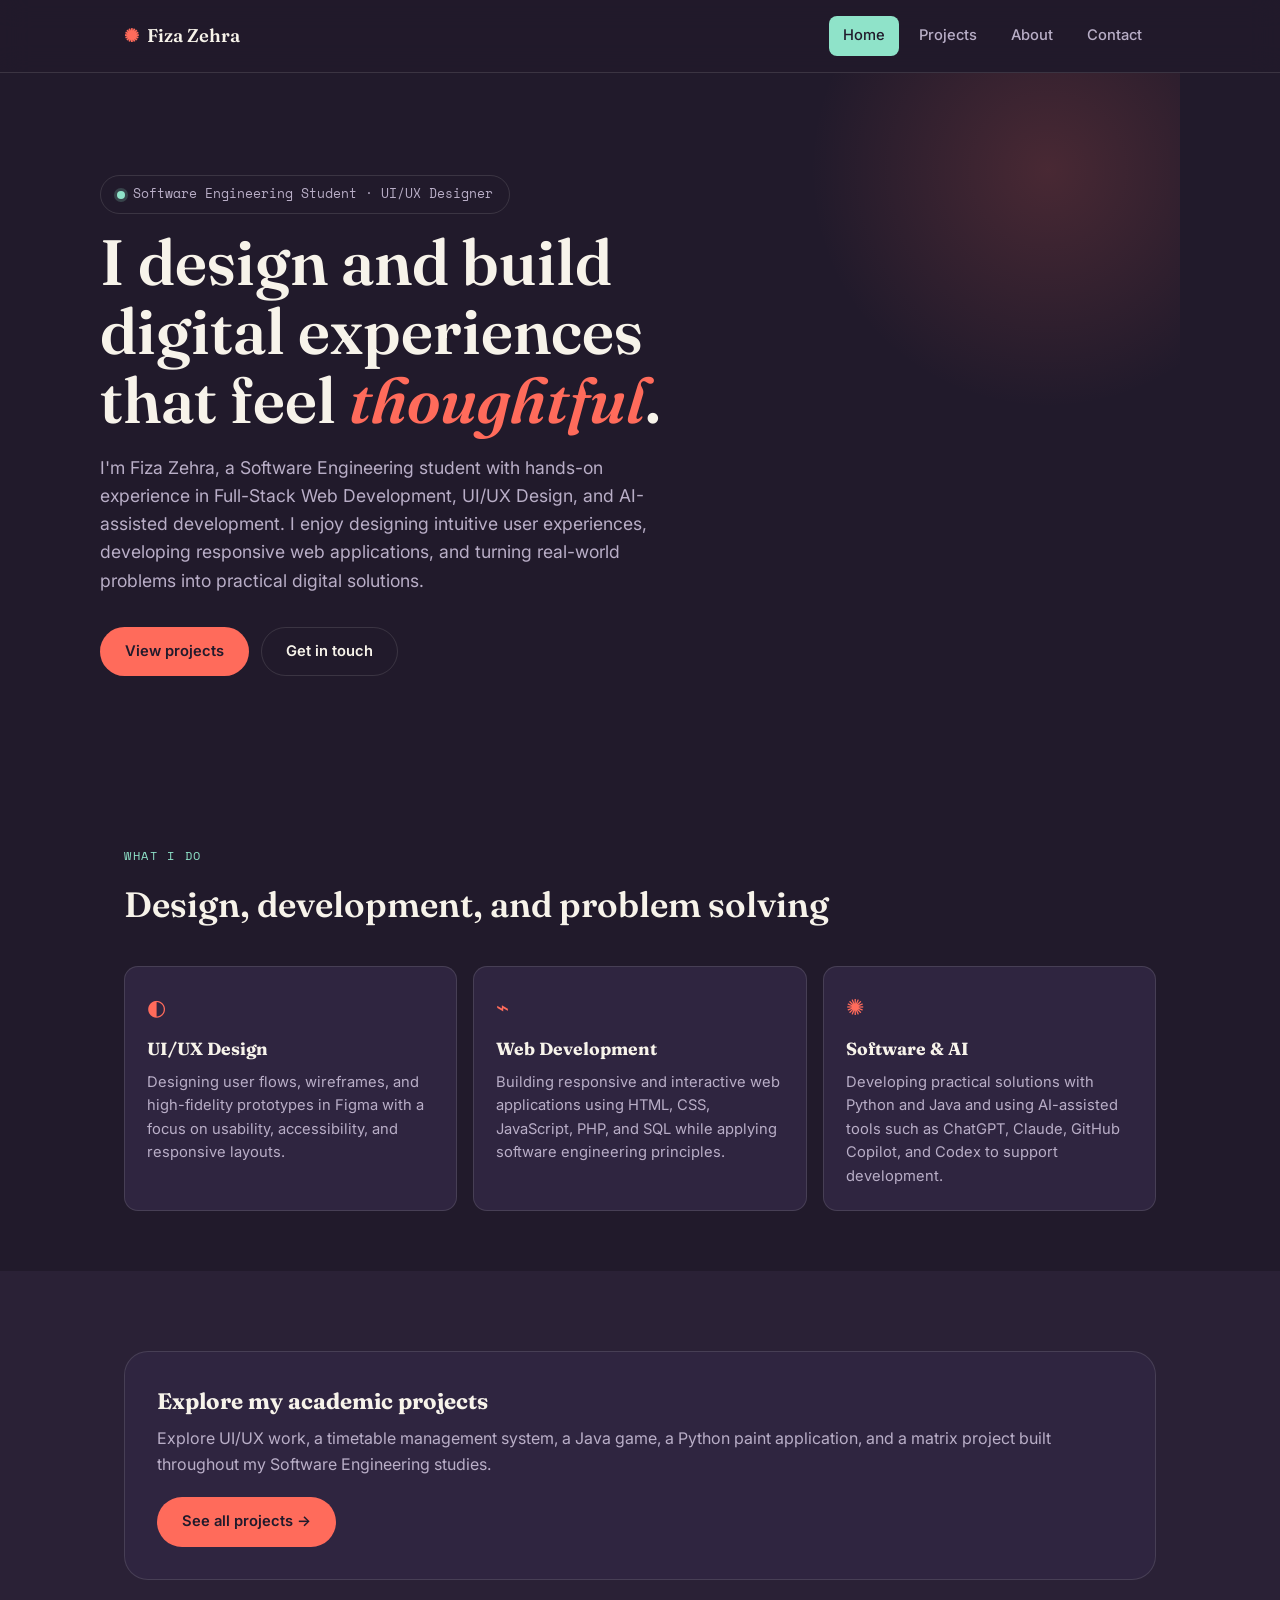
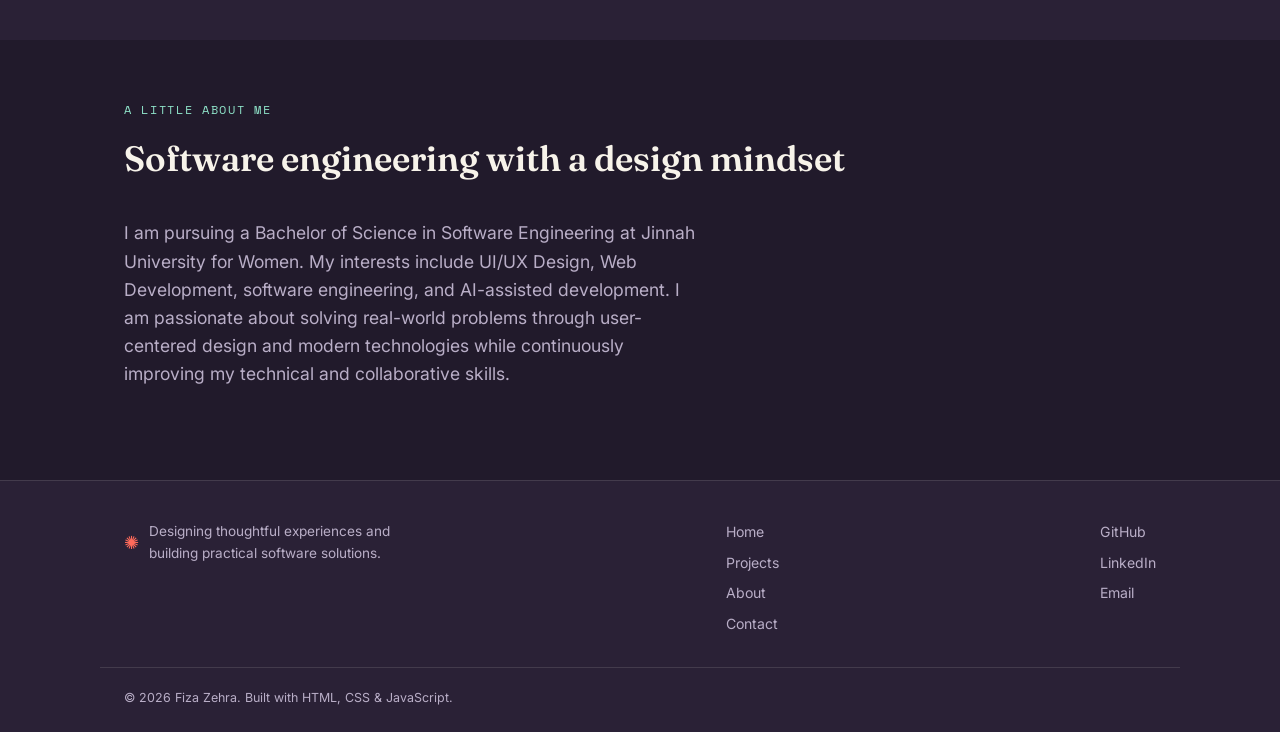
<file: index.html>
<!DOCTYPE html>
<html lang="en">
<head>
  <meta charset="UTF-8" />
  <meta name="viewport" content="width=device-width, initial-scale=1.0" />
  <title>Fiza Zehra | Software Engineering Student</title>
  <meta name="description" content="Portfolio of Fiza Zehra, a Software Engineering student focused on Full-Stack Web Development, UI/UX Design, and AI-assisted development." />
  <link rel="preconnect" href="https://fonts.googleapis.com" />
  <link rel="preconnect" href="https://fonts.gstatic.com" crossorigin />
  <link href="https://fonts.googleapis.com/css2?family=Fraunces:ital,wght@0,500;0,600;1,500&family=Inter:wght@400;500;600&family=Space+Mono:wght@400;700&display=swap" rel="stylesheet" />
  <link rel="stylesheet" href="css/style.css" />
</head>
<body data-page="home">
  <a href="#main" class="sr-only">Skip to content</a>
  <header id="site-header"></header>

  <main id="main">
    <section class="hero wrap">
      <p class="hero__status">
        <span class="hero__status-dot" aria-hidden="true"></span>
        Software Engineering Student · UI/UX Designer
      </p>
      <h1 class="hero__title">I design and build digital experiences that feel <span class="accent">thoughtful</span>.</h1>
      <p class="hero__lede">
        I'm Fiza Zehra, a Software Engineering student with hands-on experience in Full-Stack Web Development,
        UI/UX Design, and AI-assisted development. I enjoy designing intuitive user experiences, developing
        responsive web applications, and turning real-world problems into practical digital solutions.
      </p>
      <div class="hero__actions">
        <a href="projects.html" class="btn btn--primary">View projects</a>
        <a href="contact.html" class="btn btn--ghost">Get in touch</a>
      </div>
    </section>

    <section class="section">
      <div class="wrap">
        <div class="section__head">
          <p class="eyebrow">What I do</p>
          <h2 class="section__title">Design, development, and problem solving</h2>
        </div>
        <div class="highlight-grid">
          <div class="highlight-card">
            <div class="highlight-card__icon" aria-hidden="true">◐</div>
            <h3>UI/UX Design</h3>
            <p>Designing user flows, wireframes, and high-fidelity prototypes in Figma with a focus on usability, accessibility, and responsive layouts.</p>
          </div>
          <div class="highlight-card">
            <div class="highlight-card__icon" aria-hidden="true">⌁</div>
            <h3>Web Development</h3>
            <p>Building responsive and interactive web applications using HTML, CSS, JavaScript, PHP, and SQL while applying software engineering principles.</p>
          </div>
          <div class="highlight-card">
            <div class="highlight-card__icon" aria-hidden="true">✺</div>
            <h3>Software & AI</h3>
            <p>Developing practical solutions with Python and Java and using AI-assisted tools such as ChatGPT, Claude, GitHub Copilot, and Codex to support development.</p>
          </div>
        </div>
      </div>
    </section>

    <section class="section section--alt">
      <div class="wrap">
        <div class="preview-cta">
          <div>
            <h3>Explore my academic projects</h3>
            <p>Explore UI/UX work, a timetable management system, a Java game, a Python paint application, and a matrix project built throughout my Software Engineering studies.</p>
          </div>
          <a href="projects.html" class="btn btn--primary">See all projects →</a>
        </div>
      </div>
    </section>

    <section class="section">
      <div class="wrap">
        <div class="section__head">
          <p class="eyebrow">A little about me</p>
          <h2 class="section__title">Software engineering with a design mindset</h2>
        </div>
        <p class="hero__lede">
          I am pursuing a Bachelor of Science in Software Engineering at Jinnah University for Women.
          My interests include UI/UX Design, Web Development, software engineering, and AI-assisted development.
          I am passionate about solving real-world problems through user-centered design and modern technologies
          while continuously improving my technical and collaborative skills.
        </p>
      </div>
    </section>
  </main>

  <footer class="site-footer" id="site-footer"></footer>
  <script src="js/components.js"></script>
</body>
</html>
</file>
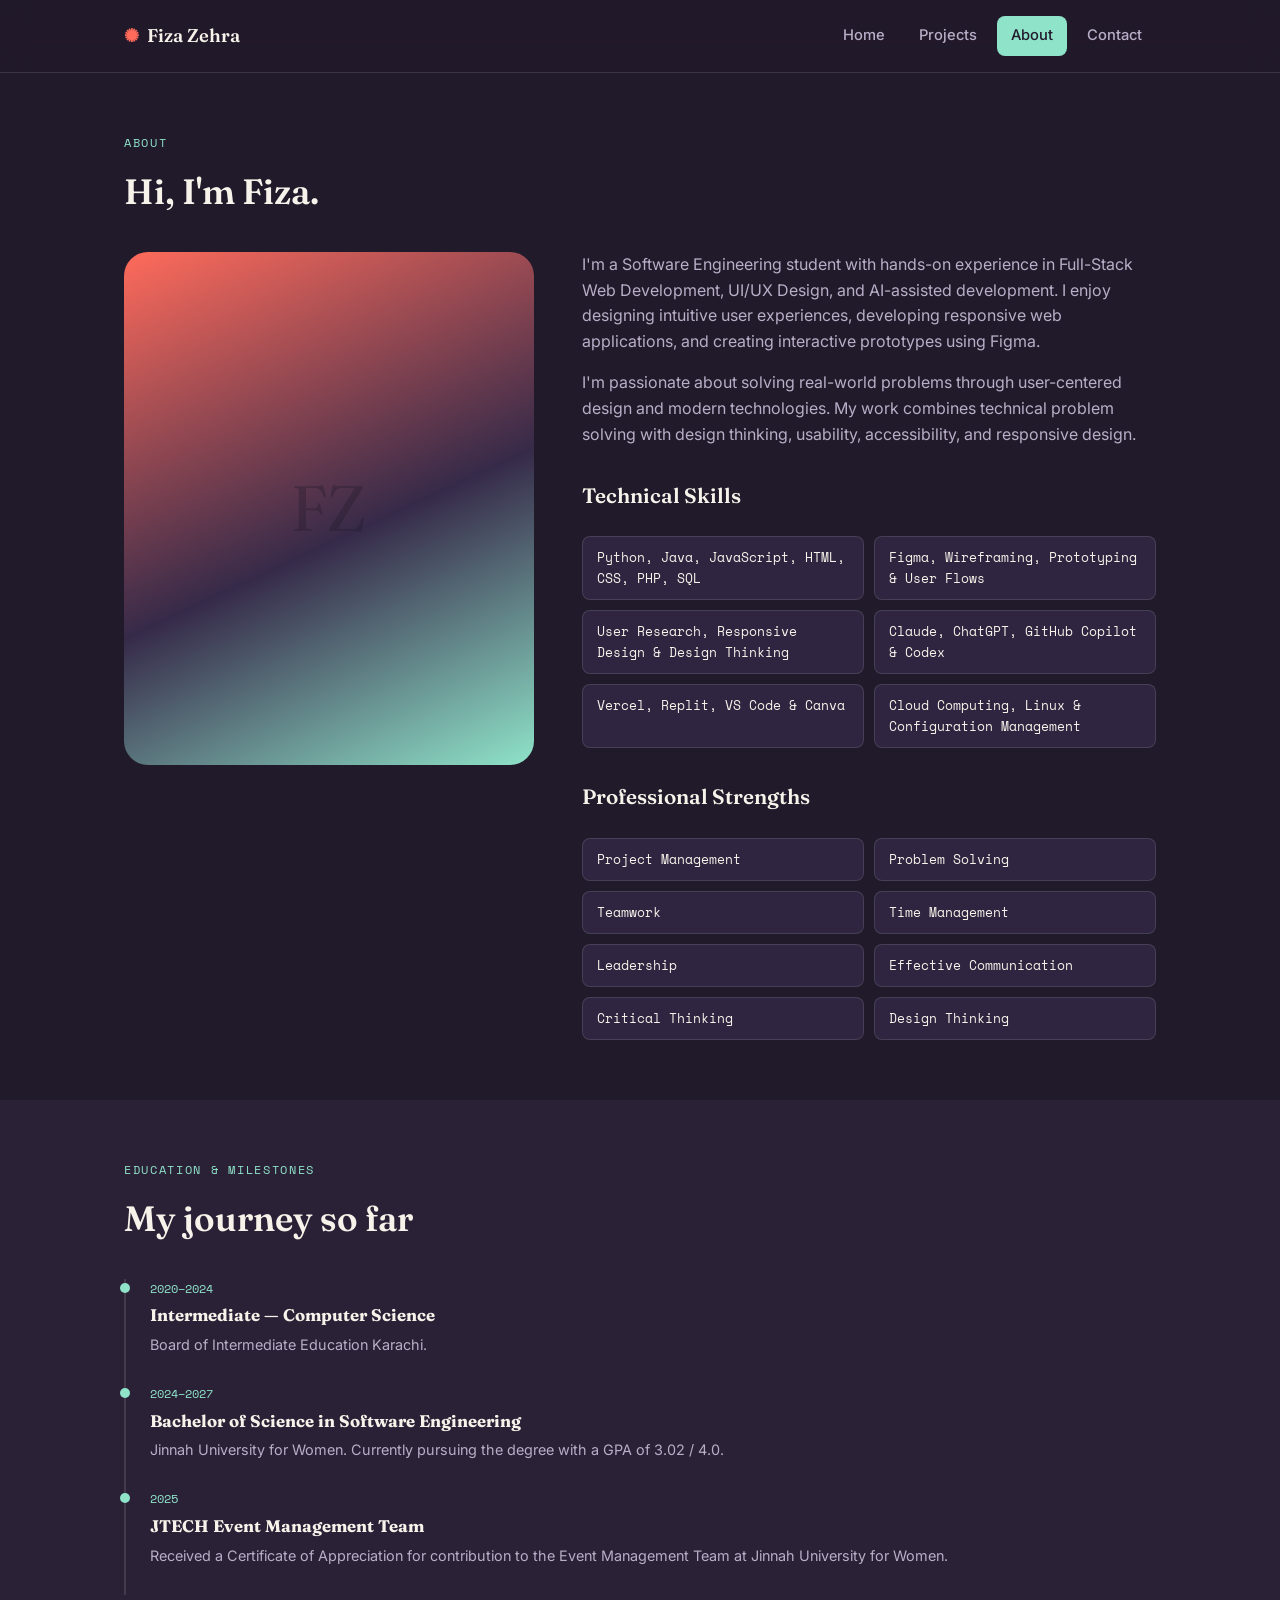
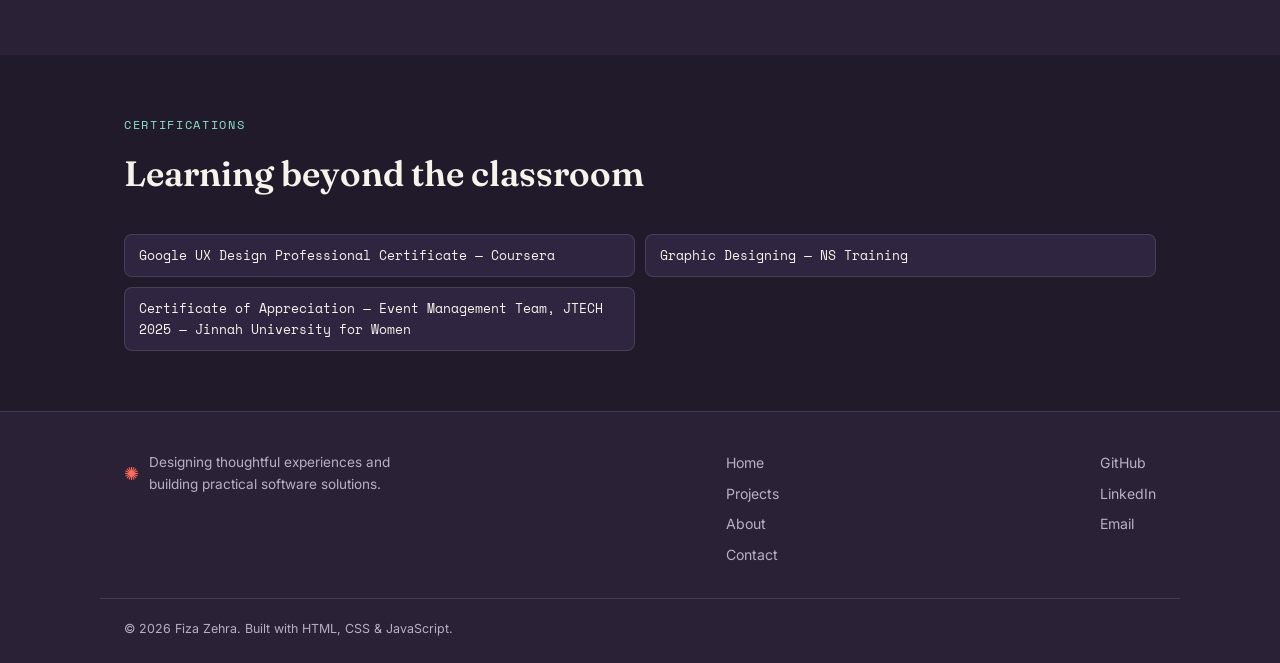
<file: about.html>
<!DOCTYPE html>
<html lang="en">
<head>
  <meta charset="UTF-8" />
  <meta name="viewport" content="width=device-width, initial-scale=1.0" />
  <title>About — Fiza Zehra</title>
  <meta name="description" content="About Fiza Zehra — Software Engineering student, UI/UX designer, and web developer." />
  <link rel="preconnect" href="https://fonts.googleapis.com" />
  <link rel="preconnect" href="https://fonts.gstatic.com" crossorigin />
  <link href="https://fonts.googleapis.com/css2?family=Fraunces:ital,wght@0,500;0,600;1,500&family=Inter:wght@400;500;600&family=Space+Mono:wght@400;700&display=swap" rel="stylesheet" />
  <link rel="stylesheet" href="css/style.css" />
</head>
<body data-page="about">
  <a href="#main" class="sr-only">Skip to content</a>
  <header id="site-header"></header>

  <main id="main">
    <section class="section">
      <div class="wrap">
        <div class="section__head">
          <p class="eyebrow">About</p>
          <h1 class="section__title">Hi, I'm Fiza.</h1>
        </div>

        <div class="about-grid">
          <div class="about-photo" aria-hidden="true">FZ</div>

          <div class="about-body">
            <p>
              I'm a Software Engineering student with hands-on experience in Full-Stack Web Development,
              UI/UX Design, and AI-assisted development. I enjoy designing intuitive user experiences,
              developing responsive web applications, and creating interactive prototypes using Figma.
            </p>
            <p>
              I'm passionate about solving real-world problems through user-centered design and modern
              technologies. My work combines technical problem solving with design thinking, usability,
              accessibility, and responsive design.
            </p>

            <h2 class="section__title" style="font-size: 1.3rem; margin-top: 32px;">Technical Skills</h2>
            <ul class="skill-list">
              <li>Python, Java, JavaScript, HTML, CSS, PHP, SQL</li>
              <li>Figma, Wireframing, Prototyping &amp; User Flows</li>
              <li>User Research, Responsive Design &amp; Design Thinking</li>
              <li>Claude, ChatGPT, GitHub Copilot &amp; Codex</li>
              <li>Vercel, Replit, VS Code &amp; Canva</li>
              <li>Cloud Computing, Linux &amp; Configuration Management</li>
            </ul>

            <h2 class="section__title" style="font-size: 1.3rem; margin-top: 32px;">Professional Strengths</h2>
            <ul class="skill-list">
              <li>Project Management</li>
              <li>Problem Solving</li>
              <li>Teamwork</li>
              <li>Time Management</li>
              <li>Leadership</li>
              <li>Effective Communication</li>
              <li>Critical Thinking</li>
              <li>Design Thinking</li>
            </ul>
          </div>
        </div>
      </div>
    </section>

    <section class="section section--alt">
      <div class="wrap">
        <div class="section__head">
          <p class="eyebrow">Education &amp; milestones</p>
          <h2 class="section__title">My journey so far</h2>
        </div>

        <ol class="timeline">
          <li>
            <time>2020–2024</time>
            <h4>Intermediate — Computer Science</h4>
            <p>Board of Intermediate Education Karachi.</p>
          </li>
          <li>
            <time>2024–2027</time>
            <h4>Bachelor of Science in Software Engineering</h4>
            <p>Jinnah University for Women. Currently pursuing the degree with a GPA of 3.02 / 4.0.</p>
          </li>
          <li>
            <time>2025</time>
            <h4>JTECH Event Management Team</h4>
            <p>Received a Certificate of Appreciation for contribution to the Event Management Team at Jinnah University for Women.</p>
          </li>
        </ol>
      </div>
    </section>

    <section class="section">
      <div class="wrap">
        <div class="section__head">
          <p class="eyebrow">Certifications</p>
          <h2 class="section__title">Learning beyond the classroom</h2>
        </div>
        <ul class="skill-list">
          <li>Google UX Design Professional Certificate — Coursera</li>
          <li>Graphic Designing — NS Training</li>
          <li>Certificate of Appreciation — Event Management Team, JTECH 2025 — Jinnah University for Women</li>
        </ul>
      </div>
    </section>
  </main>

  <footer class="site-footer" id="site-footer"></footer>
  <script src="js/components.js"></script>
</body>
</html>
</file>
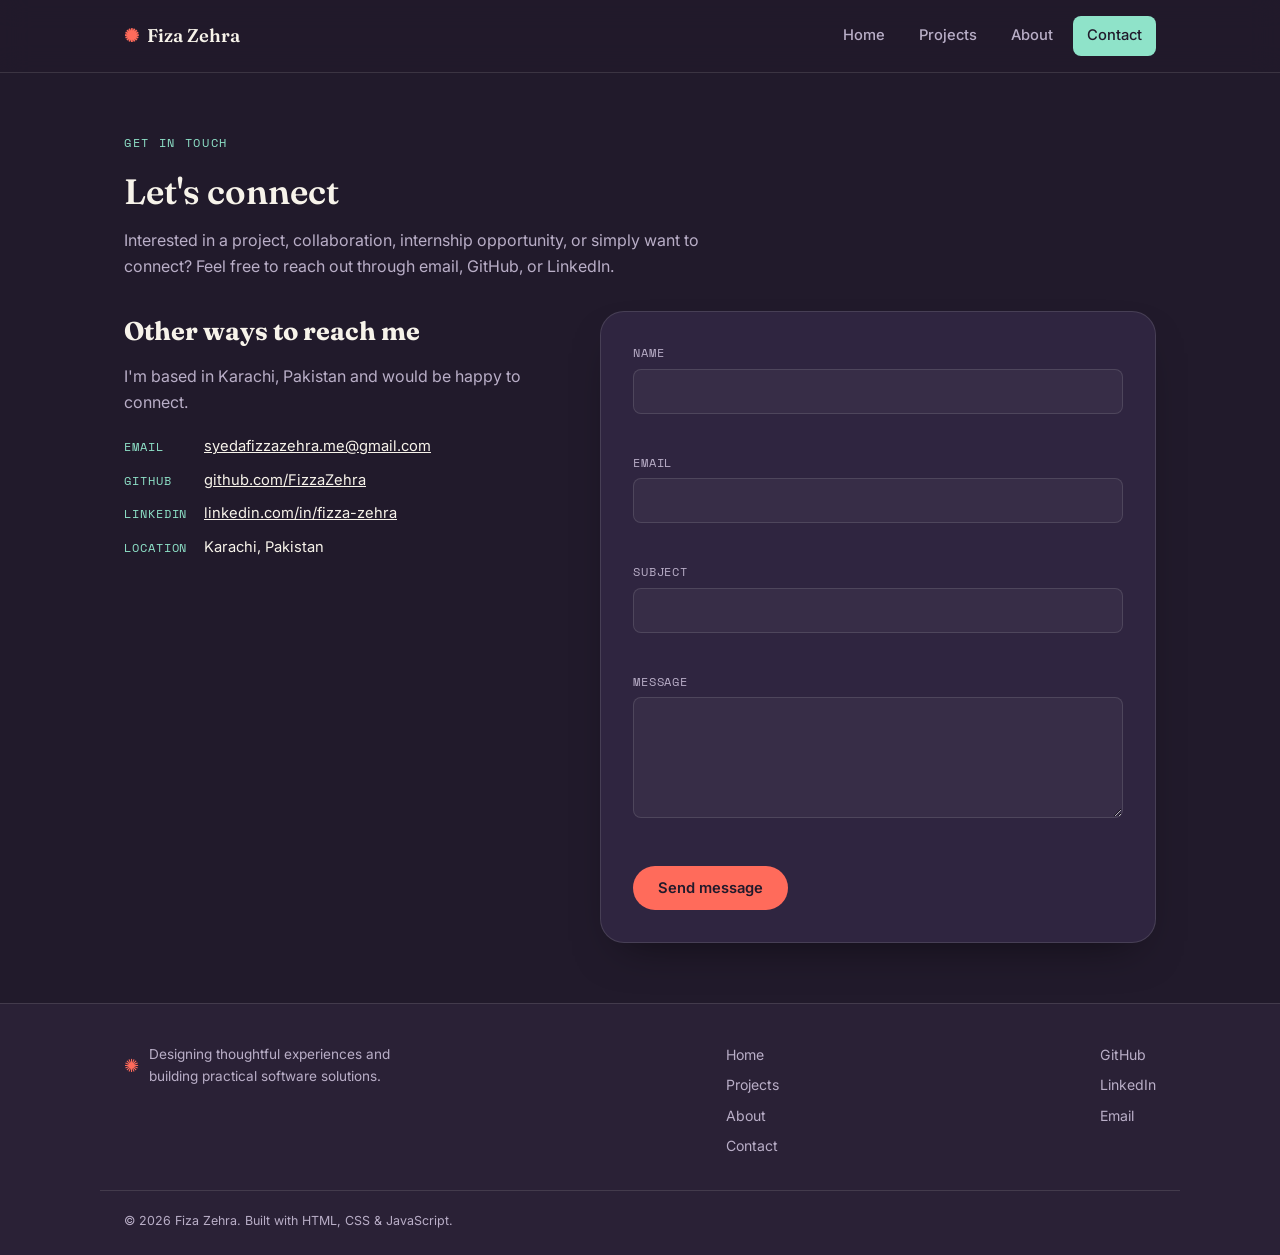
<file: contact.html>
<!DOCTYPE html>
<html lang="en">
<head>
  <meta charset="UTF-8" />
  <meta name="viewport" content="width=device-width, initial-scale=1.0" />
  <title>Contact — Fiza Zehra</title>
  <meta name="description" content="Get in touch with Fiza Zehra." />
  <link rel="preconnect" href="https://fonts.googleapis.com" />
  <link rel="preconnect" href="https://fonts.gstatic.com" crossorigin />
  <link href="https://fonts.googleapis.com/css2?family=Fraunces:ital,wght@0,500;0,600;1,500&family=Inter:wght@400;500;600&family=Space+Mono:wght@400;700&display=swap" rel="stylesheet" />
  <link rel="stylesheet" href="css/style.css" />
</head>
<body data-page="contact">
  <a href="#main" class="sr-only">Skip to content</a>
  <header id="site-header"></header>

  <main id="main">
    <section class="section">
      <div class="wrap">
        <div class="section__head">
          <p class="eyebrow">Get in touch</p>
          <h1 class="section__title">Let's connect</h1>
          <p class="section__lede">
            Interested in a project, collaboration, internship opportunity, or simply want to connect?
            Feel free to reach out through email, GitHub, or LinkedIn.
          </p>
        </div>

        <div class="contact-layout">
          <div class="contact-info">
            <h2>Other ways to reach me</h2>
            <p>I'm based in Karachi, Pakistan and would be happy to connect.</p>
            <div class="contact-info__item">
              <span class="contact-info__label">Email</span>
              <a href="mailto:syedafizzazehra.me@gmail.com">syedafizzazehra.me@gmail.com</a>
            </div>
            <div class="contact-info__item">
              <span class="contact-info__label">GitHub</span>
              <a href=https://github.com/Fizza-Zehr target="_blank" rel="noopener noreferrer">github.com/FizzaZehra</a>
            </div>
            <div class="contact-info__item">
              <span class="contact-info__label">LinkedIn</span>
              <a href=https://www.linkedin.com/in/fizza-zehra-1072032b4?utm_source=share_via&utm_content=profile&utm_medium=member_ios>linkedin.com/in/fizza-zehra</a>
            </div>
            <div class="contact-info__item">
              <span class="contact-info__label">Location</span>
              <span>Karachi, Pakistan</span>
            </div>
          </div>

          <form class="contact-form" id="contactForm" novalidate>
            <p class="form-success" id="formSuccess" hidden role="status"></p>
            <div class="field">
              <label for="nameInput">Name</label>
              <input type="text" id="nameInput" name="name" autocomplete="name" aria-describedby="nameError" />
              <p class="field__error" id="nameError" role="alert"></p>
            </div>
            <div class="field">
              <label for="emailInput">Email</label>
              <input type="email" id="emailInput" name="email" autocomplete="email" aria-describedby="emailError" />
              <p class="field__error" id="emailError" role="alert"></p>
            </div>
            <div class="field">
              <label for="subjectInput">Subject</label>
              <input type="text" id="subjectInput" name="subject" aria-describedby="subjectError" />
              <p class="field__error" id="subjectError" role="alert"></p>
            </div>
            <div class="field">
              <label for="messageInput">Message</label>
              <textarea id="messageInput" name="message" rows="5" aria-describedby="messageError"></textarea>
              <p class="field__error" id="messageError" role="alert"></p>
            </div>
            <button type="submit" class="btn btn--primary">Send message</button>
          </form>
        </div>
      </div>
    </section>
  </main>

  <footer class="site-footer" id="site-footer"></footer>
  <script src="js/components.js"></script>
  <script src="js/contact.js"></script>
</body>
</html>
</file>
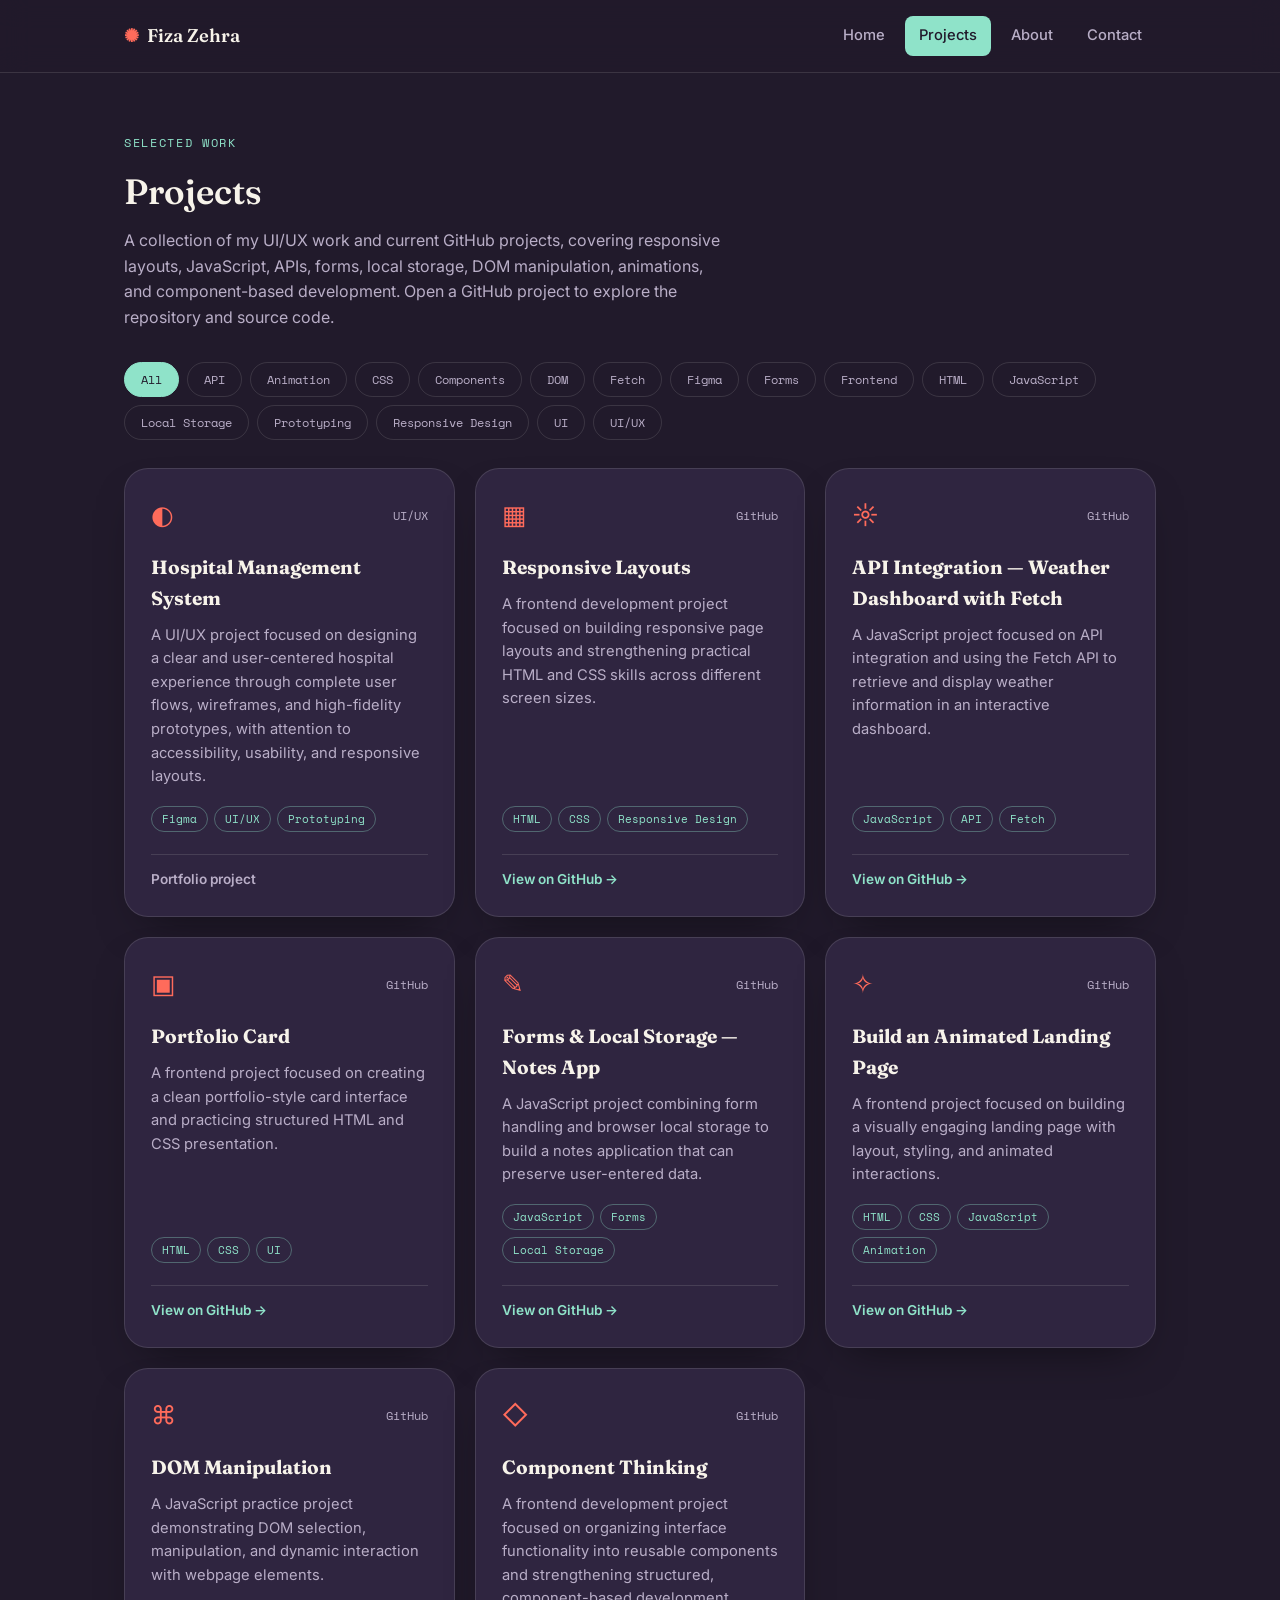
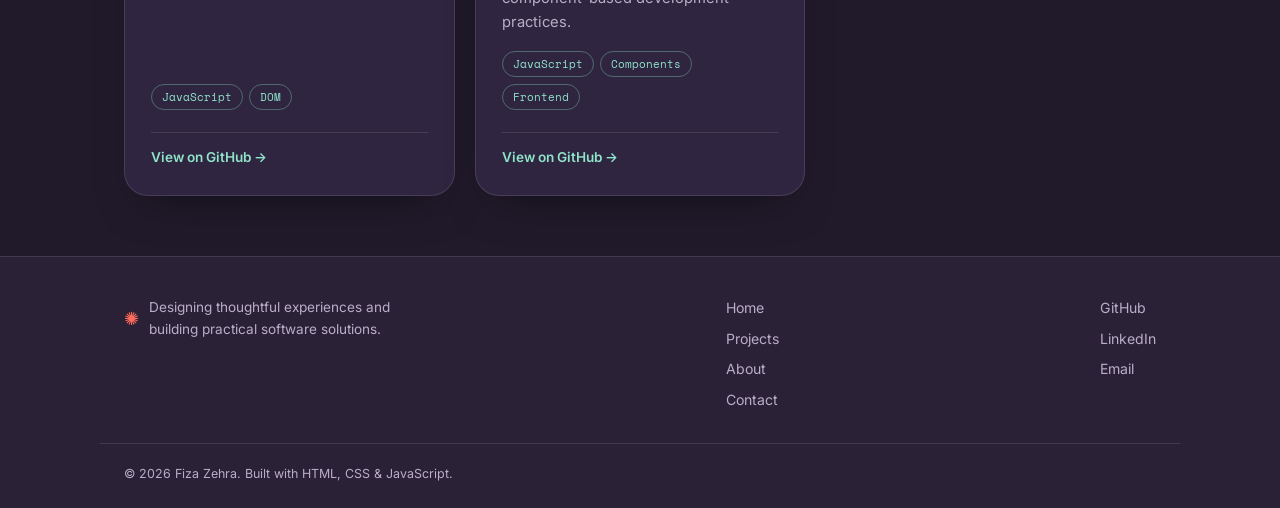
<file: projects.html>
<!DOCTYPE html>
<html lang="en">
<head>
  <meta charset="UTF-8" />
  <meta name="viewport" content="width=device-width, initial-scale=1.0" />
  <title>Projects — Fiza Zehra</title>
  <meta name="description" content="Academic and design projects by Fiza Zehra, a Software Engineering student." />
  <link rel="preconnect" href="https://fonts.googleapis.com" />
  <link rel="preconnect" href="https://fonts.gstatic.com" crossorigin />
  <link href="https://fonts.googleapis.com/css2?family=Fraunces:ital,wght@0,500;0,600;1,500&family=Inter:wght@400;500;600&family=Space+Mono:wght@400;700&display=swap" rel="stylesheet" />
  <link rel="stylesheet" href="css/style.css" />
</head>
<body data-page="projects">
  <a href="#main" class="sr-only">Skip to content</a>
  <header id="site-header"></header>

  <main id="main">
    <section class="section">
      <div class="wrap">
        <div class="section__head">
          <p class="eyebrow">Selected work</p>
          <h1 class="section__title">Projects</h1>
          <p class="section__lede">
            A collection of my UI/UX work and current GitHub projects, covering responsive layouts, JavaScript, APIs, forms, local storage, DOM manipulation, animations, and component-based development. Open a GitHub project to explore the repository and source code.
          </p>
        </div>

        <div class="filter-bar" id="filterBar" role="group" aria-label="Filter projects by tag"></div>
        <div class="project-grid" id="projectGrid"></div>
        <p class="empty-note" id="projectsEmpty" hidden>No projects match that filter yet.</p>
      </div>
    </section>
  </main>

  <footer class="site-footer" id="site-footer"></footer>
  <script src="js/components.js"></script>
  <script src="js/projects-data.js"></script>
  <script src="js/projects.js"></script>
</body>
</html>
</file>
<file: css/style.css>
:root {
  --color-bg: #211a2b;
  --color-bg-alt: #2a2136;
  --color-surface: #2f2540;
  --color-surface-raised: #362a49;
  --color-coral: #ff6b5b;
  --color-mint: #8fe3c9;
  --color-text: #f7f3ea;
  --color-text-muted: #b9aec7;
  --color-border: rgba(247, 243, 234, 0.12);

  --font-display: "Fraunces", Georgia, serif;
  --font-body: "Inter", sans-serif;
  --font-mono: "Space Mono", monospace;

  --radius-lg: 24px;
  --radius-md: 14px;
  --radius-sm: 8px;
  --shadow-card: 0 20px 45px -22px rgba(0, 0, 0, 0.55);
  --max-width: 1080px;
}

* {
  box-sizing: border-box;
}

html {
  scroll-behavior: smooth;
}

html, body {
  margin: 0;
  padding: 0;
}

body {
  background: var(--color-bg);
  color: var(--color-text);
  font-family: var(--font-body);
  line-height: 1.6;
  min-height: 100vh;
  display: flex;
  flex-direction: column;
}

main {
  flex: 1;
}

img {
  max-width: 100%;
  display: block;
}

a {
  color: inherit;
}

.sr-only {
  position: absolute;
  width: 1px;
  height: 1px;
  padding: 0;
  margin: -1px;
  overflow: hidden;
  clip: rect(0, 0, 0, 0);
  white-space: nowrap;
  border: 0;
}

.wrap {
  max-width: var(--max-width);
  margin: 0 auto;
  padding: 0 24px;
}

:focus-visible {
  outline: 2px solid var(--color-mint);
  outline-offset: 3px;
}

/* ==========================================================================
   Navbar
   ========================================================================== */
#site-header {
  position: sticky;
  top: 0;
  z-index: 50;
  background: rgba(33, 26, 43, 0.85);
  backdrop-filter: blur(14px);
  -webkit-backdrop-filter: blur(14px);
  border-bottom: 1px solid var(--color-border);
}

.navbar {
  max-width: var(--max-width);
  margin: 0 auto;
  padding: 16px 24px;
  display: flex;
  align-items: center;
  justify-content: space-between;
  gap: 16px;
}

.navbar__brand {
  display: flex;
  align-items: center;
  gap: 8px;
  font-family: var(--font-display);
  font-size: 1.15rem;
  font-weight: 600;
  text-decoration: none;
}

.navbar__brand-mark {
  color: var(--color-coral);
  font-size: 1.1rem;
}

.navbar__menu {
  list-style: none;
  display: flex;
  gap: 6px;
  margin: 0;
  padding: 0;
}

.navbar__link {
  display: inline-block;
  text-decoration: none;
  font-size: 0.92rem;
  font-weight: 500;
  color: var(--color-text-muted);
  padding: 8px 14px;
  border-radius: var(--radius-sm);
  transition: color 0.15s ease, background 0.15s ease;
}

.navbar__link:hover {
  color: var(--color-text);
  background: rgba(247, 243, 234, 0.06);
}

.navbar__link.is-active {
  color: var(--color-bg);
  background: var(--color-mint);
}

.navbar__toggle {
  display: none;
  flex-direction: column;
  justify-content: center;
  gap: 5px;
  width: 38px;
  height: 38px;
  background: transparent;
  border: 1px solid var(--color-border);
  border-radius: var(--radius-sm);
  cursor: pointer;
  padding: 0;
}

.navbar__toggle span {
  display: block;
  height: 2px;
  width: 18px;
  margin: 0 auto;
  background: var(--color-text);
  transition: transform 0.2s ease, opacity 0.2s ease;
}

.navbar__toggle.is-open span:nth-child(1) {
  transform: translateY(7px) rotate(45deg);
}
.navbar__toggle.is-open span:nth-child(2) {
  opacity: 0;
}
.navbar__toggle.is-open span:nth-child(3) {
  transform: translateY(-7px) rotate(-45deg);
}

/* ==========================================================================
   Buttons & chips (shared)
   ========================================================================== */
.btn {
  display: inline-flex;
  align-items: center;
  gap: 8px;
  font-family: var(--font-body);
  font-weight: 600;
  font-size: 0.92rem;
  padding: 12px 24px;
  border-radius: 999px;
  border: 1px solid transparent;
  cursor: pointer;
  text-decoration: none;
  transition: transform 0.12s ease, box-shadow 0.12s ease, background 0.12s ease;
}

.btn:active {
  transform: translateY(1px);
}

.btn--primary {
  background: var(--color-coral);
  color: #211a2b;
}

.btn--primary:hover {
  box-shadow: 0 10px 24px -10px rgba(255, 107, 91, 0.55);
}

.btn--ghost {
  background: transparent;
  border-color: var(--color-border);
  color: var(--color-text);
}

.btn--ghost:hover {
  background: rgba(247, 243, 234, 0.06);
}

.chip {
  display: inline-block;
  font-family: var(--font-mono);
  font-size: 0.7rem;
  color: var(--color-mint);
  border: 1px solid rgba(143, 227, 201, 0.35);
  border-radius: 999px;
  padding: 3px 10px;
  margin: 0 6px 6px 0;
}

.eyebrow {
  font-family: var(--font-mono);
  font-size: 0.75rem;
  letter-spacing: 0.14em;
  text-transform: uppercase;
  color: var(--color-mint);
  margin: 0 0 12px;
}

/* ==========================================================================
   Hero (Home)
   ========================================================================== */
.hero {
  padding: 90px 0 70px;
  position: relative;
  overflow: hidden;
}

.hero::before {
  content: "";
  position: absolute;
  top: -20%;
  right: -10%;
  width: 480px;
  height: 480px;
  background: radial-gradient(circle, rgba(255, 107, 91, 0.18) 0%, transparent 70%);
  border-radius: 50%;
  z-index: -1;
}

.hero__title {
  font-family: var(--font-display);
  font-size: clamp(2.4rem, 5vw, 4rem);
  font-weight: 600;
  line-height: 1.08;
  margin: 0 0 20px;
  max-width: 14ch;
}

.hero__title .accent {
  color: var(--color-coral);
  font-style: italic;
}

.hero__lede {
  font-size: 1.1rem;
  color: var(--color-text-muted);
  max-width: 52ch;
  margin: 0 0 32px;
}

.hero__actions {
  display: flex;
  gap: 12px;
  flex-wrap: wrap;
  margin-bottom: 40px;
}

.hero__status {
  display: inline-flex;
  align-items: center;
  gap: 8px;
  font-family: var(--font-mono);
  font-size: 0.8rem;
  color: var(--color-text-muted);
  border: 1px solid var(--color-border);
  border-radius: 999px;
  padding: 8px 16px;
}

.hero__status-dot {
  width: 8px;
  height: 8px;
  border-radius: 50%;
  background: var(--color-mint);
  box-shadow: 0 0 0 3px rgba(143, 227, 201, 0.2);
}

/* Section shared */
.section {
  padding: 60px 0;
}

.section__head {
  margin-bottom: 32px;
}

.section__title {
  font-family: var(--font-display);
  font-size: clamp(1.6rem, 3vw, 2.2rem);
  font-weight: 600;
  margin: 0 0 8px;
}

.section__lede {
  color: var(--color-text-muted);
  max-width: 60ch;
  margin: 0;
}

.section--alt {
  background: var(--color-bg-alt);
}

/* Home: highlight grid */
.highlight-grid {
  display: grid;
  grid-template-columns: repeat(3, 1fr);
  gap: 16px;
}

.highlight-card {
  background: var(--color-surface);
  border: 1px solid var(--color-border);
  border-radius: var(--radius-md);
  padding: 22px;
}

.highlight-card__icon {
  font-size: 1.4rem;
  color: var(--color-coral);
  margin-bottom: 10px;
}

.highlight-card h3 {
  font-family: var(--font-display);
  font-size: 1.1rem;
  margin: 0 0 8px;
}

.highlight-card p {
  color: var(--color-text-muted);
  font-size: 0.92rem;
  margin: 0;
}

/* Home: preview row linking to Projects */
.preview-cta {
  display: flex;
  align-items: center;
  justify-content: space-between;
  gap: 20px;
  flex-wrap: wrap;
  background: var(--color-surface);
  border: 1px solid var(--color-border);
  border-radius: var(--radius-lg);
  padding: 32px;
  margin-top: 20px;
}

.preview-cta h3 {
  font-family: var(--font-display);
  font-size: 1.4rem;
  margin: 0 0 6px;
}

.preview-cta p {
  color: var(--color-text-muted);
  margin: 0;
}

/* ==========================================================================
   Projects page
   ========================================================================== */
.filter-bar {
  display: flex;
  flex-wrap: wrap;
  gap: 8px;
  margin-bottom: 28px;
}

.filter-chip {
  font-family: var(--font-mono);
  font-size: 0.78rem;
  background: transparent;
  border: 1px solid var(--color-border);
  color: var(--color-text-muted);
  border-radius: 999px;
  padding: 7px 16px;
  cursor: pointer;
  transition: background 0.15s ease, color 0.15s ease, border-color 0.15s ease;
}

.filter-chip:hover {
  color: var(--color-text);
  border-color: var(--color-mint);
}

.filter-chip.is-active {
  background: var(--color-mint);
  color: var(--color-bg);
  border-color: var(--color-mint);
}

.project-grid {
  display: grid;
  grid-template-columns: repeat(auto-fill, minmax(280px, 1fr));
  gap: 20px;
}

.project-card {
  background: var(--color-surface);
  border: 1px solid var(--color-border);
  border-radius: var(--radius-lg);
  padding: 26px;
  box-shadow: var(--shadow-card);
  display: flex;
  flex-direction: column;
}

.project-card__top {
  display: flex;
  align-items: center;
  justify-content: space-between;
  margin-bottom: 16px;
}

.project-card__glyph {
  font-size: 1.6rem;
  color: var(--color-coral);
}

.project-card__year {
  font-family: var(--font-mono);
  font-size: 0.75rem;
  color: var(--color-text-muted);
}

.project-card__title {
  font-family: var(--font-display);
  font-size: 1.2rem;
  margin: 0 0 10px;
}

.project-card__summary {
  color: var(--color-text-muted);
  font-size: 0.92rem;
  margin: 0 0 16px;
  flex: 1;
}

.project-card__tags {
  margin-bottom: 16px;
}

.project-card__links {
  display: flex;
  gap: 16px;
  border-top: 1px solid var(--color-border);
  padding-top: 14px;
}

.project-card__link {
  font-size: 0.85rem;
  font-weight: 600;
  text-decoration: none;
  color: var(--color-mint);
}

.project-card__link--muted {
  color: var(--color-text-muted);
}

.project-card__link:hover {
  text-decoration: underline;
}

.empty-note {
  text-align: center;
  color: var(--color-text-muted);
  padding: 40px 0;
}

/* ==========================================================================
   About page
   ========================================================================== */
.about-grid {
  display: grid;
  grid-template-columns: 1fr 1.4fr;
  gap: 48px;
  align-items: start;
}

.about-photo {
  width: 100%;
  aspect-ratio: 4 / 5;
  border-radius: var(--radius-lg);
  background: linear-gradient(155deg, var(--color-coral) 0%, var(--color-surface-raised) 55%, var(--color-mint) 100%);
  display: flex;
  align-items: center;
  justify-content: center;
  font-family: var(--font-display);
  font-size: 4rem;
  color: rgba(33, 26, 43, 0.35);
}

.about-body p {
  color: var(--color-text-muted);
  margin: 0 0 16px;
}

.skill-list {
  list-style: none;
  padding: 0;
  margin: 24px 0 0;
  display: grid;
  grid-template-columns: repeat(2, 1fr);
  gap: 10px;
}

.skill-list li {
  font-family: var(--font-mono);
  font-size: 0.82rem;
  background: var(--color-surface);
  border: 1px solid var(--color-border);
  border-radius: var(--radius-sm);
  padding: 10px 14px;
}

.timeline {
  list-style: none;
  padding: 0;
  margin: 0;
  border-left: 2px solid var(--color-border);
}

.timeline li {
  position: relative;
  padding: 0 0 28px 24px;
}

.timeline li::before {
  content: "";
  position: absolute;
  left: -6px;
  top: 4px;
  width: 10px;
  height: 10px;
  border-radius: 50%;
  background: var(--color-mint);
}

.timeline time {
  font-family: var(--font-mono);
  font-size: 0.75rem;
  color: var(--color-mint);
  display: block;
  margin-bottom: 4px;
}

.timeline h4 {
  font-family: var(--font-display);
  margin: 0 0 4px;
  font-size: 1.05rem;
}

.timeline p {
  color: var(--color-text-muted);
  margin: 0;
  font-size: 0.9rem;
}

/* ==========================================================================
   Contact page
   ========================================================================== */
.contact-layout {
  display: grid;
  grid-template-columns: 1fr 1.3fr;
  gap: 48px;
  align-items: start;
}

.contact-info h2 {
  font-family: var(--font-display);
  font-size: 1.6rem;
  margin: 0 0 12px;
}

.contact-info p {
  color: var(--color-text-muted);
  margin: 0 0 20px;
}

.contact-info__item {
  display: flex;
  gap: 10px;
  align-items: baseline;
  font-size: 0.92rem;
  margin-bottom: 10px;
}

.contact-info__label {
  font-family: var(--font-mono);
  font-size: 0.72rem;
  text-transform: uppercase;
  letter-spacing: 0.08em;
  color: var(--color-mint);
  min-width: 70px;
}

.contact-form {
  background: var(--color-surface);
  border: 1px solid var(--color-border);
  border-radius: var(--radius-lg);
  padding: 32px;
  box-shadow: var(--shadow-card);
}

.field {
  margin-bottom: 20px;
}

.field label {
  display: block;
  font-family: var(--font-mono);
  font-size: 0.72rem;
  text-transform: uppercase;
  letter-spacing: 0.08em;
  color: var(--color-text-muted);
  margin-bottom: 6px;
}

.field input,
.field textarea {
  width: 100%;
  background: rgba(247, 243, 234, 0.04);
  border: 1px solid var(--color-border);
  border-radius: var(--radius-sm);
  padding: 12px 14px;
  font-family: var(--font-body);
  font-size: 0.95rem;
  color: var(--color-text);
  resize: vertical;
}

.field input:focus,
.field textarea:focus {
  outline: none;
  border-color: var(--color-mint);
  background: rgba(143, 227, 201, 0.05);
}

.field.field--invalid input,
.field.field--invalid textarea {
  border-color: var(--color-coral);
}

.field__error {
  color: var(--color-coral);
  font-size: 0.8rem;
  margin: 6px 0 0;
  min-height: 1.1em;
}

.form-success {
  background: rgba(143, 227, 201, 0.12);
  border: 1px solid rgba(143, 227, 201, 0.4);
  color: var(--color-mint);
  border-radius: var(--radius-sm);
  padding: 14px 16px;
  margin-bottom: 20px;
  font-size: 0.9rem;
}

/* ==========================================================================
   Footer
   ========================================================================== */
#site-footer {
  border-top: 1px solid var(--color-border);
  background: var(--color-bg-alt);
  padding: 40px 0 24px;
}

.footer {
  max-width: var(--max-width);
  margin: 0 auto;
  padding: 0 24px;
  display: flex;
  flex-wrap: wrap;
  gap: 24px;
  justify-content: space-between;
  align-items: flex-start;
}

.footer__brand {
  display: flex;
  align-items: center;
  gap: 10px;
  max-width: 280px;
}

.footer__brand p {
  color: var(--color-text-muted);
  font-size: 0.85rem;
  margin: 0;
}

.footer__links,
.footer__social {
  display: flex;
  flex-direction: column;
  gap: 8px;
  font-size: 0.88rem;
}

.footer__links a,
.footer__social a {
  text-decoration: none;
  color: var(--color-text-muted);
}

.footer__links a:hover,
.footer__social a:hover {
  color: var(--color-mint);
}

.footer__copy {
  max-width: var(--max-width);
  margin: 32px auto 0;
  padding: 20px 24px 0;
  border-top: 1px solid var(--color-border);
  font-size: 0.78rem;
  color: var(--color-text-muted);
}

/* ==========================================================================
   Responsive
   ========================================================================== */
@media (max-width: 900px) {
  .about-grid,
  .contact-layout {
    grid-template-columns: 1fr;
  }

  .about-photo {
    max-width: 280px;
    aspect-ratio: 1 / 1;
  }

  .highlight-grid {
    grid-template-columns: 1fr 1fr;
  }
}

@media (max-width: 760px) {
  .navbar__toggle {
    display: flex;
  }

  .navbar__menu {
    position: absolute;
    top: 100%;
    left: 0;
    right: 0;
    flex-direction: column;
    background: var(--color-bg);
    border-bottom: 1px solid var(--color-border);
    padding: 10px 24px 18px;
    gap: 2px;
    display: none;
  }

  .navbar__menu.is-open {
    display: flex;
  }

  .navbar__link {
    padding: 12px 10px;
  }

  .hero {
    padding: 56px 0 44px;
  }

  .highlight-grid {
    grid-template-columns: 1fr;
  }

  .preview-cta {
    flex-direction: column;
    align-items: flex-start;
  }

  .skill-list {
    grid-template-columns: 1fr;
  }
}

@media (max-width: 480px) {
  .wrap,
  .navbar,
  .footer,
  .footer__copy {
    padding-left: 16px;
    padding-right: 16px;
  }

  .contact-form {
    padding: 22px;
  }
}
</file>
